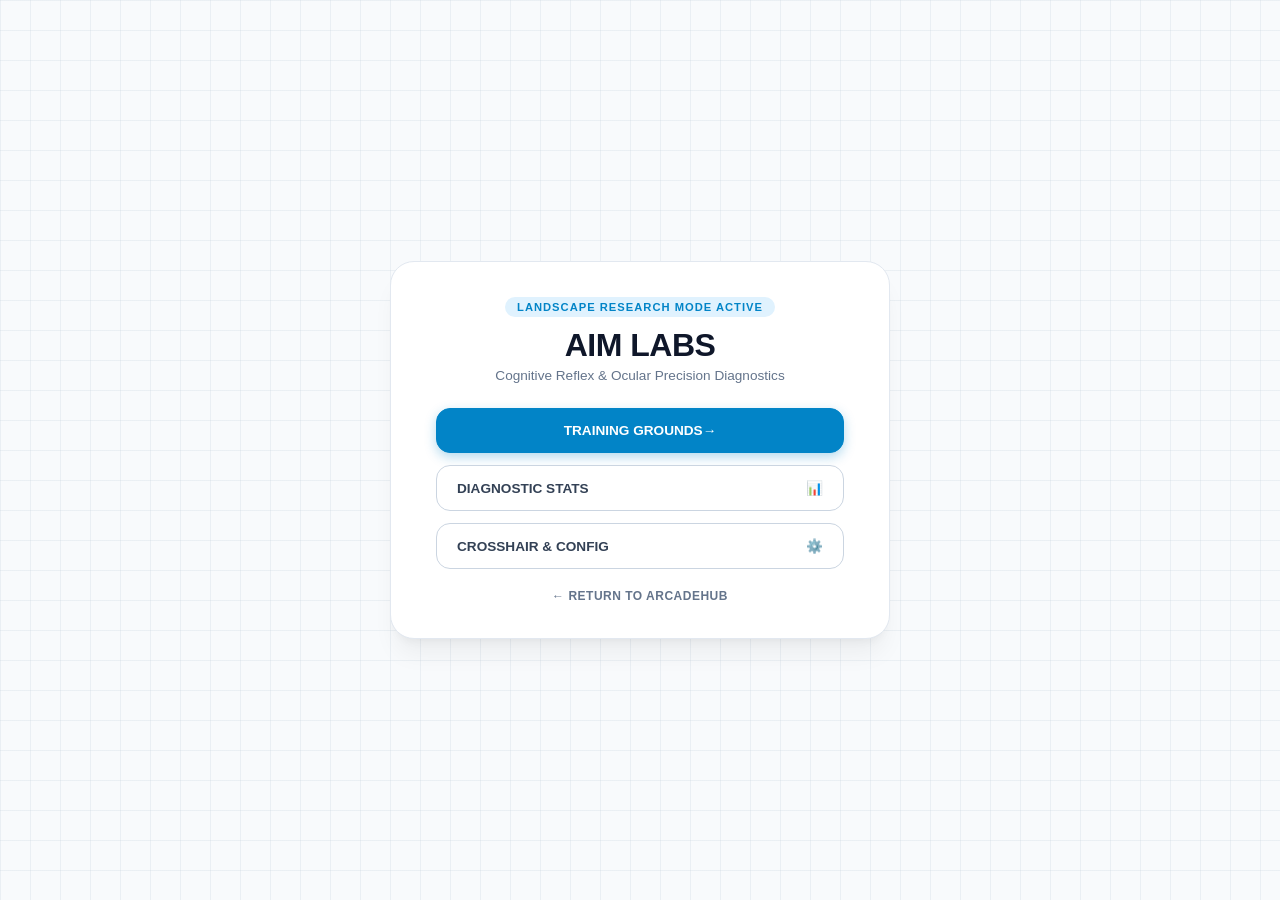
<file: flickpoint.html>
<!DOCTYPE html>
<html lang="en">
<head>
    <meta charset="UTF-8">
    <meta name="viewport" content="width=device-width, initial-scale=1.0">
    <title>Aim Labs - Clinical Diagnostics</title>
    <link rel="stylesheet" href="flickpoint.css">
</head>
<body>
    <div id="rotateGate" class="rotate-gate rotate-gate--flickpoint" aria-hidden="true">
        <div class="rotate-gate__card">
            <div class="rotate-gate__stage">
                <div class="rotate-gate__device">
                    <span class="rotate-gate__dot"></span>
                </div>
            </div>
            <h2 class="rotate-gate__title">ROTATE TO LANDSCAPE</h2>
            <p class="rotate-gate__subtitle">
                Flickpoint requires a wide tactical view to line up precision shots and track moving targets.
            </p>
            <button type="button" class="rotate-gate__hub-btn" onclick="window.location.href='index.html?hub=true'">
                ← Return to ArcadeHub
            </button>
        </div>
    </div>

    <div id="app-container">
        <div id="main-menu" class="view active">
            <div class="lab-card-main">
                <div class="lab-header-row">
                    <span class="lab-badge">LANDSCAPE RESEARCH MODE ACTIVE</span>
                </div>
                <h1 class="lab-title">AIM LABS</h1>
                <p class="lab-subtitle">Cognitive Reflex & Ocular Precision Diagnostics</p>
                
                <div class="menu-actions-row">
                    <button class="lab-pill-btn primary" onclick="switchView('training-setup')">
                        <span>TRAINING GROUNDS</span>
                        <span class="btn-icon">→</span>
                    </button>
                    <button class="lab-pill-btn" onclick="switchView('stats-view')">
                        <span>DIAGNOSTIC STATS</span>
                        <span class="btn-icon">📊</span>
                    </button>
                    <button class="lab-pill-btn" onclick="switchView('settings-view')">
                        <span>CROSSHAIR & CONFIG</span>
                        <span class="btn-icon">⚙️</span>
                    </button>
                </div>
                <div class="return-link" onclick="window.location.href='index.html?hub=true'">
                    ← RETURN TO ARCADEHUB
                </div>
            </div>
        </div>

        <div id="training-setup" class="view">
            <div class="lab-card-modal">
                <div class="modal-header-flex">
                    <h2 class="modal-title">CONFIGURE TRIAL PARAMETERS</h2>
                    <span class="close-text" onclick="switchView('main-menu')">✕ CLOSE</span>
                </div>
                
                <div class="config-grid-layout">
                    <div class="config-column">
                        <label class="config-label">DIAGNOSTIC MODE</label>
                        <div class="mode-select-pill active" onclick="selectMode('flick', this)">
                            <strong>🎯 FLICK SHOT</strong>
                            <p>Discrete static target acquisition</p>
                        </div>
                        <div class="mode-select-pill" onclick="selectMode('grid', this)">
                            <strong>⚡ GRID SHOT</strong>
                            <p>Multi-point stimulus switching</p>
                        </div>
                        <div class="mode-select-pill" onclick="selectMode('tracking', this)">
                            <strong>📈 TRACKING</strong>
                            <p>Dynamic orbital pursuit vector</p>
                        </div>
                        <div class="mode-select-pill" onclick="selectMode('precision', this)">
                            <strong>🎯 PRECISION</strong>
                            <p>Central focal zone weighting</p>
                        </div>
                    </div>

                    <div class="config-column">
                        <label class="config-label">TARGET SCALE</label>
                        <select id="difficulty-select" class="lab-select">
                            <option value="easy">Extended (Large)</option>
                            <option value="normal" selected>Normal (Standard)</option>
                            <option value="hard">Compact (Precision)</option>
                            <option value="insane">Micro (Expert)</option>
                        </select>

                        <label class="config-label" style="margin-top: 20px;">DURATION</label>
                        <select id="duration-select" class="lab-select">
                            <option value="15">15 Seconds</option>
                            <option value="30" selected>30 Seconds</option>
                            <option value="60">60 Seconds</option>
                        </select>

                        <button class="lab-pill-btn primary" style="margin-top: 35px;" onclick="startSession()">
                            INITIALIZE TESTING CHAMBER
                        </button>
                    </div>
                </div>
            </div>
        </div>

        <div id="game-arena" class="view">
            <div id="hud-top">
                <div id="hud-score">SCORE: 0</div>
                <div id="hud-accuracy">ACCURACY: 100%</div>
                <div id="hud-streak">STREAK: 0</div>
                <div id="hud-timer">30s</div>
                <button id="pause-btn" onclick="pauseGame()">PAUSE</button>
            </div>
            <div id="target-container"></div>
        </div>

        <div id="pause-modal" class="view" style="background: rgba(15, 23, 42, 0.7); backdrop-filter: blur(4px); z-index: 100;">
            <div class="lab-card-modal text-center" style="max-width: 400px;">
                <h2 class="modal-title" style="margin-bottom: 8px;">TRIAL PAUSED</h2>
                <p style="font-size: 0.8rem; color: #64748b; margin-bottom: 24px;">Testing session currently suspended.</p>
                
                <div style="display: flex; flex-direction: column; gap: 10px;">
                    <button class="lab-pill-btn primary" onclick="resumeGame()">
                        RESUME TRIAL
                    </button>
                    <button class="lab-pill-btn" onclick="quitToMenu()" style="text-align: center; justify-content: center; color: #ef4444; border-color: #fecaca;">
                        ABORT TO MENU
                    </button>
                </div>
            </div>
        </div>

        <div id="results-view" class="view" style="background: rgba(15, 23, 42, 0.7); backdrop-filter: blur(4px); z-index: 100;">
            <div class="lab-card-modal text-center" style="max-width: 450px;">
                <h2 class="modal-title" style="margin-bottom: 15px;">TRIAL CONCLUDED</h2>
                <div class="stats-card-grid">
                    <div class="stat-box"><span id="res-score">0</span><label>Total Score</label></div>
                    <div class="stat-box"><span id="res-accuracy">0%</span><label>Accuracy</label></div>
                    <div class="stat-box"><span id="res-hits">0</span><label>Targets Hit</label></div>
                    <div class="stat-box"><span id="res-reaction">0ms</span><label>Avg Reaction</label></div>
                </div>
                <div style="display: flex; flex-direction: column; gap: 10px; margin-top: 20px;">
                    <button class="lab-pill-btn primary" onclick="switchView('training-setup')">NEW TRIAL</button>
                    <button class="lab-pill-btn" onclick="switchView('main-menu')" style="text-align: center; justify-content: center;">MAIN MENU</button>
                </div>
            </div>
        </div>
        
        <div id="stats-view" class="view">
            <div class="lab-card-modal">
                <h2 class="modal-title">DIAGNOSTIC PERFORMANCE LOGS</h2>
                <div id="history-list" class="history-container"></div>
                <button class="lab-pill-btn primary" onclick="switchView('main-menu')">BACK TO MENU</button>
            </div>
        </div>

        <div id="settings-view" class="view">
            <div class="lab-card-modal">
                <h2 class="modal-title">SYSTEM CONFIGURATION</h2>
                <div style="margin: 20px 0; display: flex; flex-direction: column; gap: 12px;">
                    <button class="lab-pill-btn" onclick="toggleFullScreen()" style="justify-content: center; text-align: center;">
                        <span id="fs-icon">⛶</span> <span id="fs-label">Toggle Fullscreen Display</span>
                    </button>
                </div>
                <div class="config-row">
                    <label>Crosshair Reticle:</label>
                    <select id="setting-crosshair" class="lab-select">
                        <option value="dot">Clinical Dot</option>
                        <option value="circle" selected>Precision Ring</option>
                        <option value="cross">Axis Cross</option>
                    </select>
                </div>
                <button class="lab-pill-btn primary" style="margin-top: 25px;" onclick="switchView('main-menu')">SAVE & RETURN</button>
            </div>
        </div>
    </div>
    <script src="flickpoint.js"></script>
</body>
</html>
</file>
<file: flickpoint.css>
* { box-sizing: border-box; margin: 0; padding: 0; font-family: 'Inter', 'Segoe UI', sans-serif; }
body { background-color: #f1f5f9; color: #0f172a; height: 100vh; width: 100vw; overflow: hidden; }
#app-container { width: 100%; height: 100%; display: flex; justify-content: center; align-items: center; position: relative; background-image: linear-gradient(rgba(203, 213, 225, 0.3) 1px, transparent 1px), linear-gradient(90deg, rgba(203, 213, 225, 0.3) 1px, transparent 1px); background-size: 30px 30px; background-color: #f8fafc; }

.view { display: none; width: 100%; height: 100%; flex-direction: column; justify-content: center; align-items: center; padding: 20px; position: absolute; top: 0; left: 0; }
.view.active { display: flex; }

.lab-card-main { background: #ffffff; border: 1px solid #e2e8f0; border-radius: 24px; padding: 35px 45px; box-shadow: 0 20px 25px -5px rgba(0, 0, 0, 0.05), 0 8px 10px -6px rgba(0, 0, 0, 0.05); text-align: center; max-width: 500px; width: 90%; }
.lab-card-modal { background: #ffffff; border: 1px solid #e2e8f0; border-radius: 24px; padding: 30px 40px; box-shadow: 0 20px 25px -5px rgba(0, 0, 0, 0.05); max-width: 650px; width: 95%; }

.lab-header-row { margin-bottom: 12px; }
.lab-badge { background: #e0f2fe; color: #0284c7; font-size: 0.7rem; font-weight: 700; padding: 4px 12px; border-radius: 20px; letter-spacing: 1px; }
.lab-title { font-size: 2rem; font-weight: 900; color: #0f172a; letter-spacing: -0.5px; margin-bottom: 4px; }
.lab-subtitle { font-size: 0.85rem; color: #64748b; margin-bottom: 25px; }

.menu-actions-row { display: flex; flex-direction: column; gap: 12px; width: 100%; }
.lab-pill-btn { display: flex; justify-content: space-between; align-items: center; background: #ffffff; border: 1px solid #cbd5e1; color: #334155; padding: 14px 20px; border-radius: 14px; cursor: pointer; font-size: 0.85rem; font-weight: 700; transition: all 0.2s; width: 100%; text-align: left; }
.lab-pill-btn:hover { background: #f1f5f9; border-color: #94a3b8; }
.lab-pill-btn.primary { background: #0284c7; border-color: #0284c7; color: #ffffff; justify-content: center; text-align: center; box-shadow: 0 4px 12px rgba(2, 132, 199, 0.3); }
.lab-pill-btn.primary:hover { background: #0369a1; }
.return-link { margin-top: 20px; font-size: 0.75rem; font-weight: 700; color: #64748b; cursor: pointer; letter-spacing: 0.5px; }
.return-link:hover { color: #0f172a; }

.modal-header-flex { display: flex; justify-content: space-between; align-items: center; margin-bottom: 20px; border-bottom: 1px solid #f1f5f9; padding-bottom: 12px; }
.modal-title { font-size: 1.1rem; font-weight: 800; color: #0f172a; letter-spacing: 0.5px; }
.close-text { font-size: 0.75rem; font-weight: 700; color: #64748b; cursor: pointer; }
.config-grid-layout { display: grid; grid-template-columns: 1fr 1fr; gap: 20px; }
.config-column { display: flex; flex-direction: column; gap: 10px; }
.config-label { font-size: 0.7rem; font-weight: 800; color: #64748b; letter-spacing: 0.5px; margin-bottom: 4px; }

.mode-select-pill { background: #f8fafc; border: 1px solid #e2e8f0; padding: 10px 14px; border-radius: 12px; cursor: pointer; transition: all 0.2s; }
.mode-select-pill:hover { background: #f1f5f9; }
.mode-select-pill.active { background: #e0f2fe; border-color: #0284c7; }
.mode-select-pill strong { display: block; font-size: 0.8rem; color: #0f172a; }
.mode-select-pill p { font-size: 0.7rem; color: #64748b; margin-top: 2px; }

.lab-select { width: 100%; background: #f8fafc; border: 1px solid #cbd5e1; padding: 10px 14px; border-radius: 12px; font-size: 0.85rem; font-weight: 600; color: #0f172a; outline: none; cursor: pointer; }

#game-arena { background: #0f172a; cursor: crosshair; padding: 0; justify-content: flex-start; align-items: stretch; }
#hud-top { position: absolute; top: 15px; left: 50%; transform: translateX(-50%); display: flex; gap: 15px; background: rgba(15, 23, 42, 0.85); color: #ffffff; padding: 8px 16px; border-radius: 12px; border: 1px solid #334155; font-weight: bold; font-size: 0.85rem; align-items: center; z-index: 10; pointer-events: none; }
#pause-btn { pointer-events: auto; background: #334155; border: none; color: #fff; padding: 4px 10px; border-radius: 6px; cursor: pointer; font-weight: bold; }
#pause-btn:hover { background: #ef4444; }
#target-container { width: 100%; height: 100%; position: relative; overflow: hidden; }

.aim-target { position: absolute; border-radius: 50%; background: radial-gradient(circle, #38bdf8 20%, #0284c7 80%); border: 3px solid #ffffff; box-shadow: 0 4px 12px rgba(2, 132, 199, 0.4); cursor: crosshair; animation: popIn 0.1s ease-out; transform: translate(-50%, -50%); }
.aim-target.center-zone::after { content: ''; position: absolute; top: 30%; left: 30%; width: 40%; height: 40%; background: #ffffff; border-radius: 50%; }
@keyframes popIn { 0% { transform: translate(-50%, -50%) scale(0); } 100% { transform: translate(-50%, -50%) scale(1); } }

.stats-card-grid { display: grid; grid-template-columns: repeat(2, 1fr); gap: 12px; margin: 20px 0; }
.stat-box { background: #f8fafc; padding: 15px; border-radius: 12px; text-align: center; border: 1px solid #e2e8f0; }
.stat-box span { display: block; font-size: 1.5rem; color: #0284c7; font-weight: 900; }
.stat-box label { color: #64748b; font-size: 0.75rem; font-weight: 700; }
.history-container { max-height: 220px; overflow-y: auto; background: #f8fafc; padding: 12px; border-radius: 12px; margin: 15px 0; border: 1px solid #e2e8f0; }

.rotate-gate {
    --gate-accent: #22e5ff;
    --gate-glow: rgba(34, 229, 255, 0.45);
    --gate-bg: rgba(10, 28, 38, 0.96);

    position: fixed;
    inset: 0;
    z-index: 99999;
    display: none;
    align-items: center;
    justify-content: center;
    padding: 24px;
    background: radial-gradient(circle at center, var(--gate-bg) 0%, #05080c 100%);
    color: #f8fafc;
    text-align: center;
}

.rotate-gate.is-visible {
    display: flex;
}

.rotate-gate__card {
    max-width: 340px;
    display: flex;
    flex-direction: column;
    align-items: center;
    gap: 14px;
}

.rotate-gate__stage {
    width: 112px;
    height: 112px;
    display: flex;
    align-items: center;
    justify-content: center;
}

.rotate-gate__device {
    position: relative;
    width: 44px;
    height: 74px;
    border: 2.5px solid var(--gate-accent);
    border-radius: 10px;
    box-shadow:
        0 0 14px var(--gate-glow),
        inset 0 0 10px var(--gate-glow);
    animation: gateTiltLandscape 2.4s cubic-bezier(0.45, 0.05, 0.55, 0.95) infinite;
}

.rotate-gate__dot {
    position: absolute;
    top: 50%;
    left: 50%;
    width: 6px;
    height: 6px;
    border-radius: 50%;
    background: var(--gate-accent);
    box-shadow: 0 0 8px var(--gate-accent);
    transform: translate(-50%, -50%);
}

.rotate-gate__title {
    margin: 0;
    font-size: 1.15rem;
    font-weight: 800;
    letter-spacing: 0.14em;
    text-transform: uppercase;
    color: #ffffff;
}

.rotate-gate__subtitle {
    margin: 0;
    font-size: 0.88rem;
    line-height: 1.45;
    color: rgba(226, 232, 240, 0.78);
}

.rotate-gate__hub-btn {
    margin-top: 8px;
    padding: 10px 18px;
    border-radius: 999px;
    border: 1px solid rgba(255, 255, 255, 0.2);
    background: rgba(255, 255, 255, 0.08);
    color: #7dd3fc;
    font-size: 0.75rem;
    font-weight: 800;
    letter-spacing: 0.08em;
    text-transform: uppercase;
    cursor: pointer;
}

@keyframes gateTiltLandscape {
    0%, 18% {
        width: 44px;
        height: 74px;
        transform: rotate(0deg);
    }
    45%, 75% {
        width: 74px;
        height: 44px;
        transform: rotate(90deg);
    }
    92%, 100% {
        width: 44px;
        height: 74px;
        transform: rotate(0deg);
    }
}
</file>
